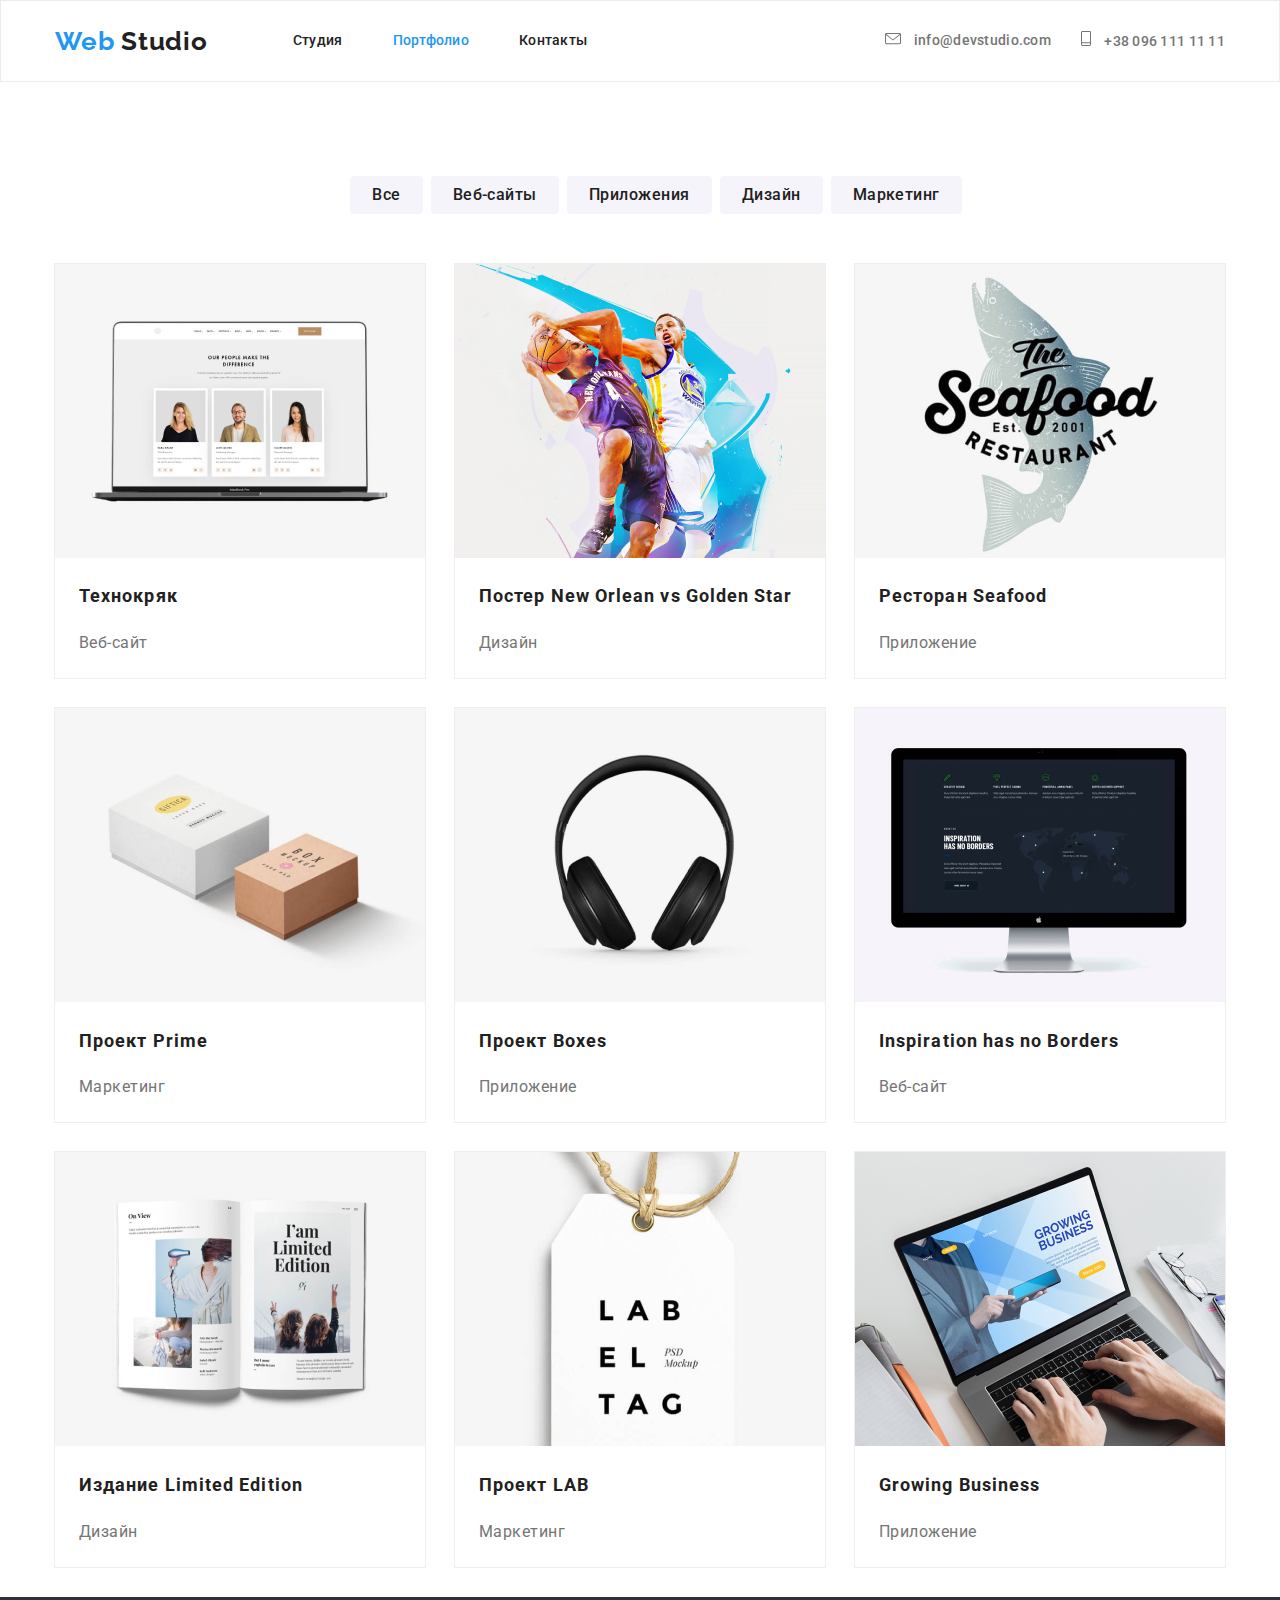
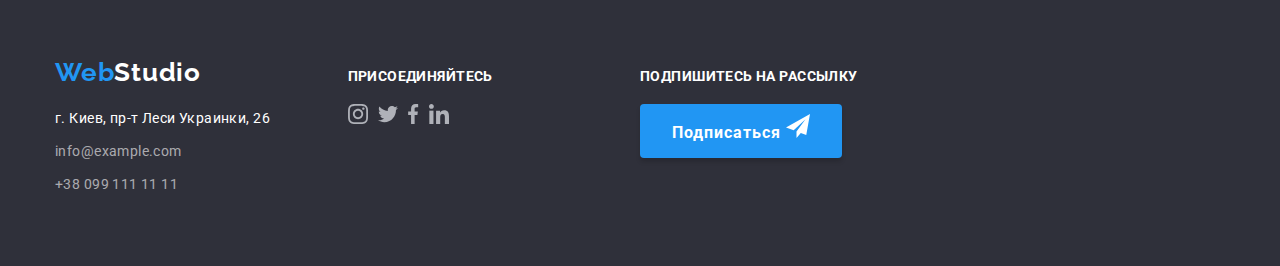
<file: portfolio.html>
<!DOCTYPE html>
<html lang="ru">
	<head>
		<meta charset="UTF-8" />
		<meta name="viewport" content="width=device-width, initial-scale=1.0" />
		<title>Портфолио</title>
		<link
			rel="stylesheet"
			href="https://cdnjs.cloudflare.com/ajax/libs/modern-normalize/0.6.0/modern-normalize.min.css"
		/>
		<link rel="stylesheet" href="./css/styles.css" />
		<link
			href="https://fonts.googleapis.com/css2?family=Raleway:wght@700&family=Roboto:wght@400;500;700;900&display=swap"
			rel="stylesheet"
		/>
	</head>

	<body>
		<!-- Header -->
		<header class="page-header">
			<div class="header container">
				<nav class="page-nav">
					<a class="logo link" href="./">
						Web
						<span class="logo-header">Studio</span>
					</a>
					<ul class="site-nav">
						<li class="item"><a class="link" href="./">Студия</a></li>
						<li class="item">
							<a class="link current" href="./portfolio.html">Портфолио</a>
						</li>
						<li class="item"><a class="link" href="">Контакты</a></li>
					</ul>
				</nav>
				<address class="address">
					<ul class="contacts">
						<li class="item">
							<a class="contact-link" href="">
								<img class="contacts-logo" src="./images/envelope.svg" width="16" alt="Пиктограмма почты" />
								info@devstudio.com
							</a>
						</li>
						<li class="item">
							<a class="contact-link" href="">
								<img class="contacts-logo" src="./images/phone.svg" width="10" alt="Пиктограмма телефона" />
								+38 096 111 11 11
							</a>
						</li>
					</ul>
				</address>
			</div>
		</header>
		<main>
			<!-- Filter -->
			<section class="filter">
				<h2 hidden>Фильтр портфолио</h2>
				<div class="container">
					<ul class="filter-value">
						<li class="item"><a class="filter-button link" href="">Все</a></li>
						<li class="item">
							<a class="filter-button link" href="">Веб-сайты</a>
						</li>
						<li class="item">
							<a class="filter-button link" href="">Приложения</a>
						</li>
						<li class="item">
							<a class="filter-button link" href="">Дизайн</a>
						</li>
						<li class="item">
							<a class="filter-button link" href="">Маркетинг</a>
						</li>
					</ul>
				</div>
			</section>

			<!-- Examples -->
			<section class="examples">
				<h2 hidden>Примеры работ</h2>
				<div class="container">
					<ul class="examples-list">
						<li class="item">
							<img class="examples-img" src="./images/example1.jpg" width="370" alt="Пример веб-сайта" />
							<p class="hover-text"></p>
							<h3 class="examples-title">Технокряк</h3>
							<p class="description">Веб-сайт</p>
						</li>

						<li class="item">
							<img class="examples-img" src="./images/example2.jpg" width="370" alt="Пример дизайна" />
							<p class="hover-text"></p>
							<h3 class="examples-title">Постер New Orlean vs Golden Star</h3>
							<p class="description">Дизайн</p>
						</li>
						<li class="item">
							<img class="examples-img" src="./images/example3.jpg" width="370" alt="Пример приложения для ресторана" />
							<p class="hover-text"></p>
							<h3 class="examples-title">Ресторан Seafood</h3>
							<p class="description">Приложение</p>
						</li>
						<li class="item">
							<img class="examples-img" src="./images/example4.jpg" width="370" alt="Пример маркетинговой активности" />
							<p class="hover-text"></p>
							<h3 class="examples-title">Проект Prime</h3>
							<p class="description">Маркетинг</p>
						</li>
						<li class="item">
							<img class="examples-img" src="./images/example5.jpg" width="370" alt="Пример веб приложения" />
							<p class="hover-text"></p>
							<h3 class="examples-title">Проект Boxes</h3>
							<p class="description">Приложение</p>
						</li>
						<li class="item">
							<img class="examples-img" src="./images/example6.jpg" width="370" alt="Пример веб-сайта" />
							<p class="hover-text"></p>
							<h3 class="examples-title">Inspiration has no Borders</h3>
							<p class="description">Веб-сайт</p>
						</li>
						<li class="item">
							<img class="examples-img" src="./images/example7.jpg" width="370" alt="Пример дизайна" />
							<p class="hover-text"></p>
							<h3 class="examples-title">Издание Limited Edition</h3>
							<p class="description">Дизайн</p>
						</li>
						<li class="item">
							<img class="examples-img" src="./images/example8.jpg" width="370" alt="Пример маркетинговой активности" />
							<p class="hover-text"></p>
							<h3 class="examples-title">Проект LAB</h3>
							<p class="description">Маркетинг</p>
						</li>
						<li class="item">
							<img class="examples-img" src="./images/example9.jpg" width="370" alt="Пример веб-приложения" />
							<p class="hover-text"></p>
							<h3 class="examples-title">Growing Business</h3>
							<p class="description">Приложение</p>
						</li>
					</ul>
				</div>
			</section>
		</main>

		<!-- Footer -->
		<footer>
			<div class="footer container">
				<div class="company-information">
					<div class="company-info info-item">
						<a class="logo footer" href="">
							Web
							<span class="logo-footer">Studio</span>
						</a>
						<address>
							<p class="adress-location">г. Киев, пр-т Леси Украинки, 26</p>
							<ul class="footer-contacts-list">
								<li class="item"><a class="footer-contacts" href="mailto:info@example.com">info@example.com</a></li>
								<li class="item"><a class="footer-contacts" href="tel:+380991111111">+38 099 111 11 11</a></li>
							</ul>
						</address>
					</div>
					<div class="social-links info-item">
						<h2 class="footer-title">присоединяйтесь</h2>
						<ul class="social-media-list">
							<li class="social-item">
								<a href="https://instagram.com" target="_blank"><img src="./images/instagram.svg" alt="Instagram" /></a>
							</li>
							<li class="social-item">
								<a href="https://twitter.com" target="_blank"><img src="./images/twitter.svg" alt="Twitter" /></a>
							</li>
							<li class="social-item">
								<a href="https://facebook.com" target="_blank"><img src="./images/facebook.svg" alt="Facebook" /></a>
							</li>
							<li class="social-item">
								<a href="https://linkedin.com" target="_blank"><img src="./images/linkedin.svg" alt="LinkedIn" /></a>
							</li>
						</ul>
					</div>
				</div>
				<div class="subscribe">
					<h2 class="footer-title">Подпишитесь на рассылку</h2>
					<button class="btn">
						Подписаться
						<img src="./images/icon-send.svg" alt="Иконка" />
					</button>
				</div>
			</div>
		</footer>
	</body>
</html>
</file>
<file: css/styles.css>
:root {
  --paragraph-text-color: #757575;
  --accent-color: #2196f3;
  --heading-text-color: #212121;
  --primary-white-color: #ffffff;
  --secondary-background-color: #f5f4fa;
  --picture-background-color: rgba(47, 48, 58, 0.8);
  --footer-background-color: #2f303a;
}

/* Common */

body {
  background-color: var(--primary-white-color);
  color: var(--paragraph-text-color);
  font-family: roboto, Arial, Helvetica, sans-serif;
}

ul {
  list-style-type: none;
}

.section-title {
  margin-top: 0;
  margin-bottom: 50px;

  font-style: normal;
  font-weight: bold;
  font-size: 36px;
  line-height: 1.66;
  text-align: center;
  letter-spacing: 0.03em;
  color: var(--heading-text-color);
}

.section{
  padding-top: 94px;
  padding-bottom: 94px;
}

.btn{
  padding: 10px 32px;
  border-radius: 4px;
  box-shadow: 0px 4px 4px rgba(0, 0, 0, 0.15);
  border: none;

  background-color: var(--accent-color);
  color: var(--primary-white-color);
  font-style: normal;
  font-weight: bold;
  font-size: 16px;
  line-height: 1.875;
  align-items: center;
  text-align: center;
  letter-spacing: 0.06em;
  text-decoration: none;
}

.filter-button{
  display: inline-block;
  padding: 6px 22px;
  border-radius: 4px;

  background-color: var(--secondary-background-color);
  color: var(--heading-text-color)

  font-style: normal;
  font-weight: 500;
  font-size: 16px;
  line-height: 1.63;
  text-align: center;
  letter-spacing: 0.03em;
}

.container {
  margin-left: auto;
  margin-right: auto;
  width: 1200px;
  padding-left: 15px;
  padding-right: 15px;
  /* outline: 2px solid tomato; */
  margin 0 auto;
}

/* Header */

.page-header{
  border: 1px solid #ECECEC
}

.logo {
  color: var(--accent-color);
  text-decoration: none;
  font-family: Raleway;
  font-style: normal;
  font-weight: bold;
  font-size: 26px;
  line-height: 1.19;
  letter-spacing: 0.03em;
}

.logo-header {
  color: var(--heading-text-color);
}

.site-nav .link:hover,
.site-nav .link:focus,
.contact-link:hover,
.contact-link:focus {
  color: var(--accent-color);
}

.site-nav .link.current {
  color: var(--accent-color);
}

.site-nav .link {
  display: block;
  padding-top: 32px;
  padding-bottom: 32px;

  color: var(--heading-text-color);

  font-style: normal;
  font-weight: 500;
  font-size: 14px;
  line-height: 1.14;
  letter-spacing: 0.02em;
  text-decoration: none;
}

.site-nav{
  display: flex;
  margin-left: 85px;
  margin-top: 0;
  margin-bottom: 0;
  padding-left: 0;
}

.site-nav .item:not(:last-child){
  margin-right: 50px;
}

.contact-link {
  font-style: normal;
  font-weight: 500;
  font-size: 14px;
  line-height: 1.14;
  letter-spacing: 0.02em;
  color: var(--paragraph-text-color);
  text-decoration: none;
}

.contacts .item:not(:last-child){
margin-right: 30px;
} 

.contacts{
  display: flex;
  padding-left: 0;
  margin-top: 0;
  margin-bottom: 0;
}

.header{
  align-items: center;
  display: flex;
}

.page-nav{
  align-items: center;
  display: flex;
}

.address{
  margin-left: auto;
}

.contacts-logo{
  margin-right: 10px;
}

/* Hero */

.hero {
  background-color: var(--picture-background-color);
  text-align: center;
}

.hero .hero-title {
  margin-top: 0;
  margin-bottom: 30px;

  color: var(--primary-white-color);

  font-style: normal;
  font-weight: 900;
  font-size: 44px;
  line-height: 1.36;
  text-align: center;
  letter-spacing: 0.06em;
  text-transform: uppercase;
  
}

/* Advantages */

.advantages{
  padding-bottom: 0;
}

.advantage-icon {
  padding-top: 25px;
  padding-bottom: 25px;
  padding-left: 100px;
  padding-right: 100px;
  margin-bottom: 30px;
  border-radius: 4px;
  background-color: #f5f4fa;
}

.advantages-description {
  margin-top: 0;
  margin-bottom: 0;

  font-style: normal;
  font-weight: normal;
  font-size: 14px;
  line-height: 1.71;
  letter-spacing: 0.03em;
}

.advantages-title {
  margin-top: 0;
  margin-bottom: 10px;

  color: var(--heading-text-color);

  font-style: normal;
  font-weight: bold;
  font-size: 14px;
  line-height: 1.14;
  letter-spacing: 0.03em;
  text-transform: uppercase;
}

.advantages-list{
  display: flex;
  flex-wrap: wrap;
  padding-right: 0;
  padding-left: 0;
  margin-top: 0;
  margin-bottom: 0;
}

.advantages-list .item{
  width: calc((100% - 90px) / 4);
}

.advantages-list .item:not(:last-child){
margin-right: 30px;
}

/* Company direction */

.direction-title {
  padding-top: 20px;
  padding-bottom: 20px;
  margin-top: 0;
  margin-bottom: 0;

  color: var(--primary-white-color);
  background-color: var(--picture-background-color);

  font-style: normal;
  font-weight: bold;
  font-size: 14px;
  line-height: 1.14;
  text-align: center;
  letter-spacing: 0.03em;
  text-transform: uppercase;
}

.direction-list{
  display: flex;
  flex-wrap: wrap;
  margin-top: 0;
  margin-bottom: 0;
  padding-left: 0;
}

.direction-list .item{
  width: calc((100% - 60px) / 3);
}

.direction-list .item.item:not(:last-child){
  margin-right: 30px;
}

/* Our team */

.team {
  background-color: var(--secondary-background-color);
}

.team-photo{
  margin-bottom: 30px;
}

.team-name {
  margin-top: 0;
  margin-bottom: 10px;

  font-style: normal;
  font-weight: 500;
  font-size: 16px;
  line-height: 1.19;
  text-align: center;
  letter-spacing: 0.03em;
  color: var(--heading-text-color);
}

.team-description {
  margin-top: 0;
  margin-bottom: 28px;

  font-style: normal;
  font-weight: normal;
  font-size: 16px;
  line-height: 1.19;
  text-align: center;
  letter-spacing: 0.03em;
}

.team-list{
  padding-left: 0;
  display: flex;
  flex-wrap: wrap;
  margin-top: 0;
  margin-bottom: 0;
}

.team-list .item{
  width: calc((100% - 90px) / 4);
  background-color: var(--primary-white-color);
  box-shadow: 0px 2px 1px rgba(0, 0, 0, 0.2), 0px 1px 1px rgba(0, 0, 0, 0.14), 0px 1px 3px rgba(0, 0, 0, 0.12);
  border-radius: 0px 0px 4px 4px;
}

.team-list .item:not(:last-child){
  margin-right: 30px;
}

.social-media-list .social-item:not(:last-child){
  margin-right: 10px;
}

.social-media-list{
  margin-bottom: 36px;
  padding-left: 0;
  display: flex;
  justify-content: center;
}

/* Clients */

.clients-list{
  display: flex;
  justify-content: center;
  margin-top: 0;
  margin-bottom: 0;
}

.clients-list .item:not(:last-child){
  margin-right: 30px;
}

/* Portfolio */

.filter-value{
  display: flex;
  justify-content: center;
  margin-top: 94px;
  margin-bottom: 50px;
}

.filter-value .item{
  margin-right: 8px;
}

.filter .link {
  font-style: normal;
  font-weight: 500;
  font-size: 16px;
  line-height: 1.625;
  text-align: center;
  letter-spacing: 0.03em;
  text-decoration: none;
  color: var(--heading-text-color);
  background-color: var(--secondary-background-color);
}

.filter .link:hover,
.filter .link:focus {
  color: var(--primary-white-color);
  background-color: var(--accent-color);
  box-shadow: 0px 2px 2px rgba(0, 0, 0, 0.12), 0px 1px 2px rgba(0, 0, 0, 0.08), 0px 3px 1px rgba(0, 0, 0, 0.1);
  border-radius: 4px;
}

/* Portfolio-examples */

.examples-list{
  display: flex;
  flex-wrap: wrap;
  padding-left: 0;
  margin-top: 0;
  margin-bottom: 0;

  font-family: roboto;
}

.examples-list .item{
  width: calc((100% - 60px) / 3);
  align-items: flex-start;
  
  margin-right: 30px;
  margin-bottom: 30px;
  outline: 1px solid #EEEEEE;
}

.examples-list .item:hover,
.examples-list .item:focus{
  box-shadow: 1px 4px 6px rgba(0, 0, 0, 0.16), 0px 4px 4px rgba(0, 0, 0, 0.06), 0px 1px 1px rgba(0, 0, 0, 0.12);
}

.examples-list .item:nth-child(3n) {
  margin-right: 0px;
}

.hover-text{
  width: 370px;
}

.examples-img{
  border: 0;
}

.examples .hover-text {
  font-style: normal;
  font-weight: normal;
  font-size: 18px;
  line-height: 1.55;
  letter-spacing: 0.03em;
  color: var(--primary-white-color);
  background-color: rgba(33, 150, 243, 0.9);
}

.examples-title {
  margin-top: 20px;
  margin-left: 24px;
  margin-right: 24px;

  font-style: normal;
  font-weight: bold;
  font-size: 18px;
  line-height: 1.55;
  letter-spacing: 0.06em;
  color: var(--heading-text-color);
}

.examples-list .item .description {
  margin-left: 24px;
  margin-top: 4px;
  margin-bottom: 20px;

  font-style: normal;
  font-weight: normal;
  font-size: 16px;
  line-height: 1.87;
  letter-spacing: 0.03em;
}

/* Footer */

footer {
  background-color: var(--footer-background-color);
}

.logo-footer {
  color: var(--primary-white-color);
}

.logo.footer{
  margin-bottom: 20px;
}

.adress-location {
  margin-top: 0;
  margin-bottom: 9px;

  font-style: normal;
  font-weight: normal;
  font-size: 14px;
  line-height: 1.71;
  letter-spacing: 0.03em;
  color: var(--primary-white-color);
}

.footer-contacts {
  font-style: normal;
  font-weight: normal;
  font-size: 14px;
  line-height: 1.71;
  letter-spacing: 0.03em;
  color: rgba(255, 255, 255, 0.6);
  text-decoration: none;
}

.footer-title {
  margin-top: 0;
  margin-bottom: 20px;
  font-style: normal;
  font-weight: bold;
  font-size: 14px;
  line-height: 1.14;
  letter-spacing: 0.03em;
  text-transform: uppercase;
  color: var(--primary-white-color);
}

.footer-contacts-list{
  padding-left: 0;
  margin-top: 0;
  margin-bottom: 9px;
}

.footer-contacts-list .item:not(:last-child){
  margin-bottom: 9px;
}

.footer{
  display: flex
}

.company-information {
  display: flex;
  width: 50%;
}

.company-information .info-item{
  width: calc((100% - 30px) / 2);
  margin-right: 30px;
  margin-top: 60px;
  margin-bottom: 60px;
}

.company-info{
  justify-content: center;
}

.social-links.info-item{
  margin-top: 72px;
}

.social-links .social-media-list{
  justify-content: left;
}

.subscribe{
  margin-top: 72px;
}

.social-links .social-media-list{
  margin: 0;
}
</file>
